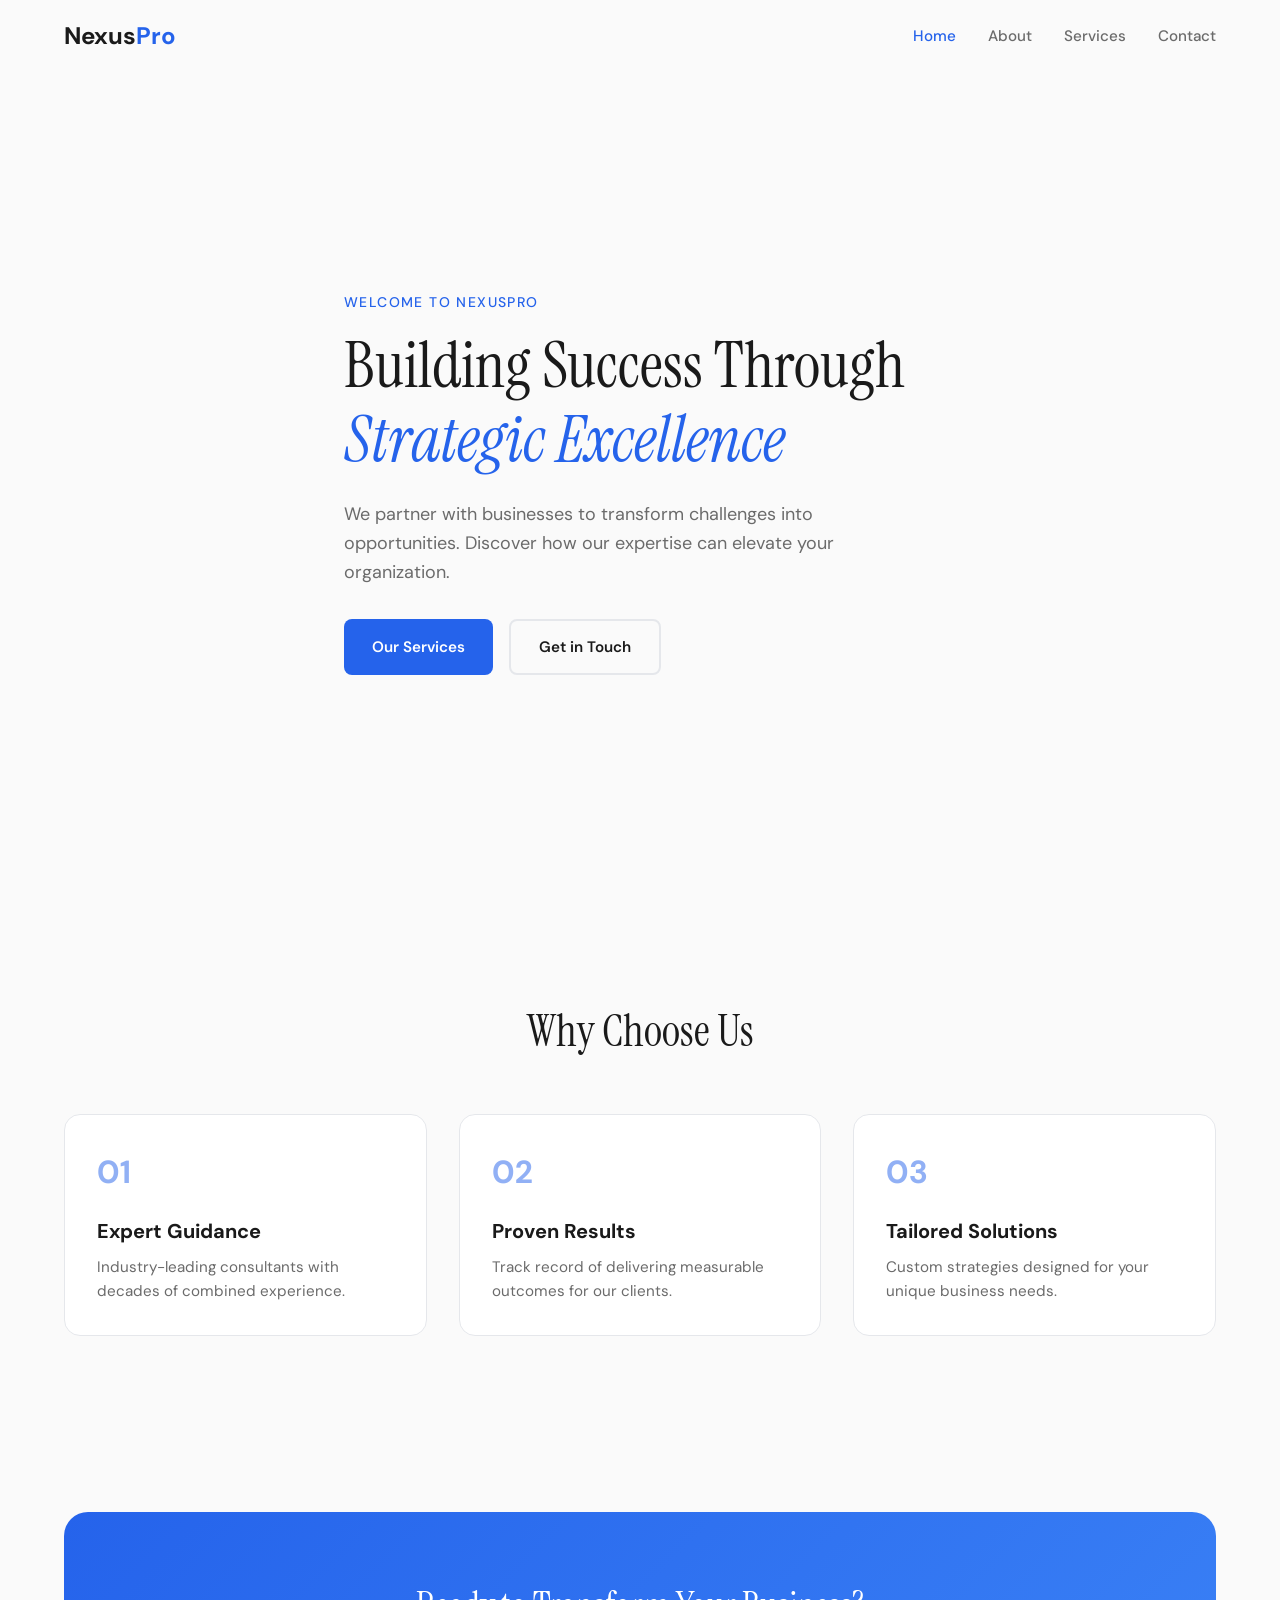
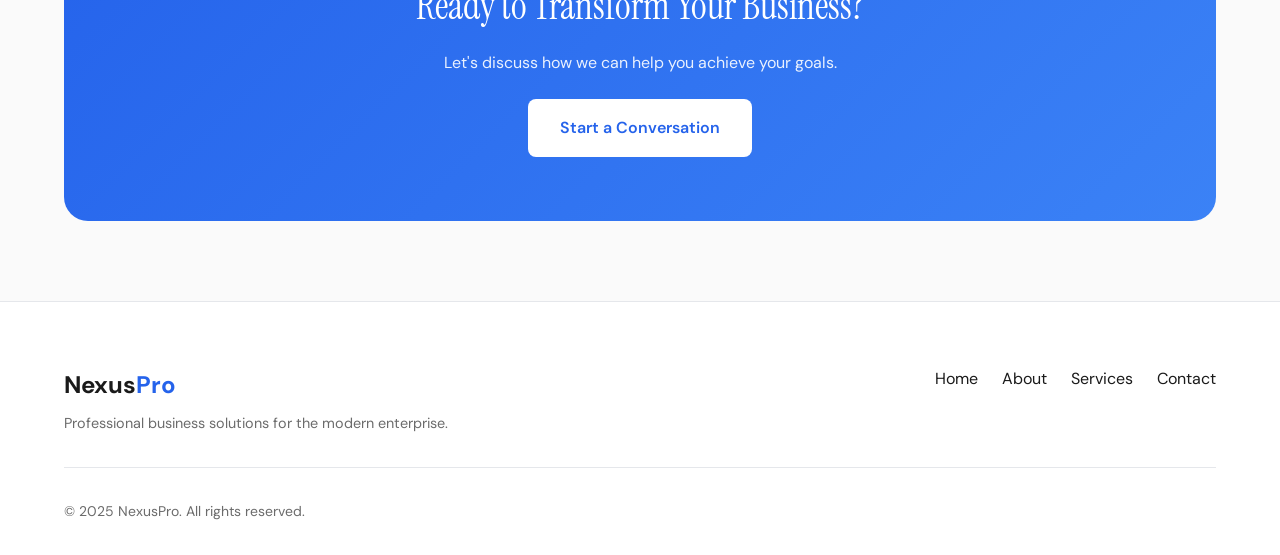
<file: index.html>
<!DOCTYPE html>
<html lang="en">
<head>
    <meta charset="UTF-8">
    <meta name="viewport" content="width=device-width, initial-scale=1.0">
    <meta name="description" content="Professional business solutions - We deliver excellence through innovation and expertise.">
    <meta name="keywords" content="business, consulting, professional services, solutions">
    <meta name="author" content="Your Company">
    <title>Home | Professional Business Solutions</title>
    <link rel="stylesheet" href="style.css">
    <link rel="preconnect" href="https://fonts.googleapis.com">
    <link rel="preconnect" href="https://fonts.gstatic.com" crossorigin>
    <link href="https://fonts.googleapis.com/css2?family=DM+Sans:wght@400;500;600;700&family=Instrument+Serif&display=swap" rel="stylesheet">
</head>
<body>
    <header class="header">
        <nav class="nav container">
            <a href="index.html" class="logo">Nexus<span>Pro</span></a>
            <button class="nav-toggle" aria-label="Toggle navigation">
                <span></span>
                <span></span>
                <span></span>
            </button>
            <ul class="nav-menu">
                <li><a href="index.html" class="nav-link active">Home</a></li>
                <li><a href="about.html" class="nav-link">About</a></li>
                <li><a href="services.html" class="nav-link">Services</a></li>
                <li><a href="contact.html" class="nav-link">Contact</a></li>
            </ul>
        </nav>
    </header>

    <main>
        <section class="hero">
            <div class="hero-content container">
                <p class="hero-badge animate-fade-in">Welcome to NexusPro</p>
                <h1 class="hero-title animate-fade-in-up">Building Success Through <em>Strategic Excellence</em></h1>
                <p class="hero-description animate-fade-in-up">We partner with businesses to transform challenges into opportunities. Discover how our expertise can elevate your organization.</p>
                <div class="hero-cta animate-fade-in-up">
                    <a href="services.html" class="btn btn-primary">Our Services</a>
                    <a href="contact.html" class="btn btn-secondary">Get in Touch</a>
                </div>
            </div>
            
        </section>

        <section class="features">
            <div class="container">
                <h2 class="section-title">Why Choose Us</h2>
                <div class="features-grid">
                    <article class="feature-card">
                        <div class="feature-icon">01</div>
                        <h3>Expert Guidance</h3>
                        <p>Industry-leading consultants with decades of combined experience.</p>
                    </article>
                    <article class="feature-card">
                        <div class="feature-icon">02</div>
                        <h3>Proven Results</h3>
                        <p>Track record of delivering measurable outcomes for our clients.</p>
                    </article>
                    <article class="feature-card">
                        <div class="feature-icon">03</div>
                        <h3>Tailored Solutions</h3>
                        <p>Custom strategies designed for your unique business needs.</p>
                    </article>
                </div>
            </div>
        </section>

        <section class="cta-section">
            <div class="container">
                <div class="cta-content">
                    <h2>Ready to Transform Your Business?</h2>
                    <p>Let's discuss how we can help you achieve your goals.</p>
                    <a href="contact.html" class="btn btn-primary btn-large">Start a Conversation</a>
                </div>
            </div>
        </section>
    </main>

    <footer class="footer">
        <div class="container">
            <div class="footer-content">
                <div class="footer-brand">
                    <a href="index.html" class="logo">Nexus<span>Pro</span></a>
                    <p>Professional business solutions for the modern enterprise.</p>
                </div>
                <div class="footer-links">
                    <a href="index.html">Home</a>
                    <a href="about.html">About</a>
                    <a href="services.html">Services</a>
                    <a href="contact.html">Contact</a>
                </div>
            </div>
            <p class="footer-copy">&copy; 2025 NexusPro. All rights reserved.</p>
        </div>
    </footer>

    <script src="main.js"></script>
</body>
</html>
</file>
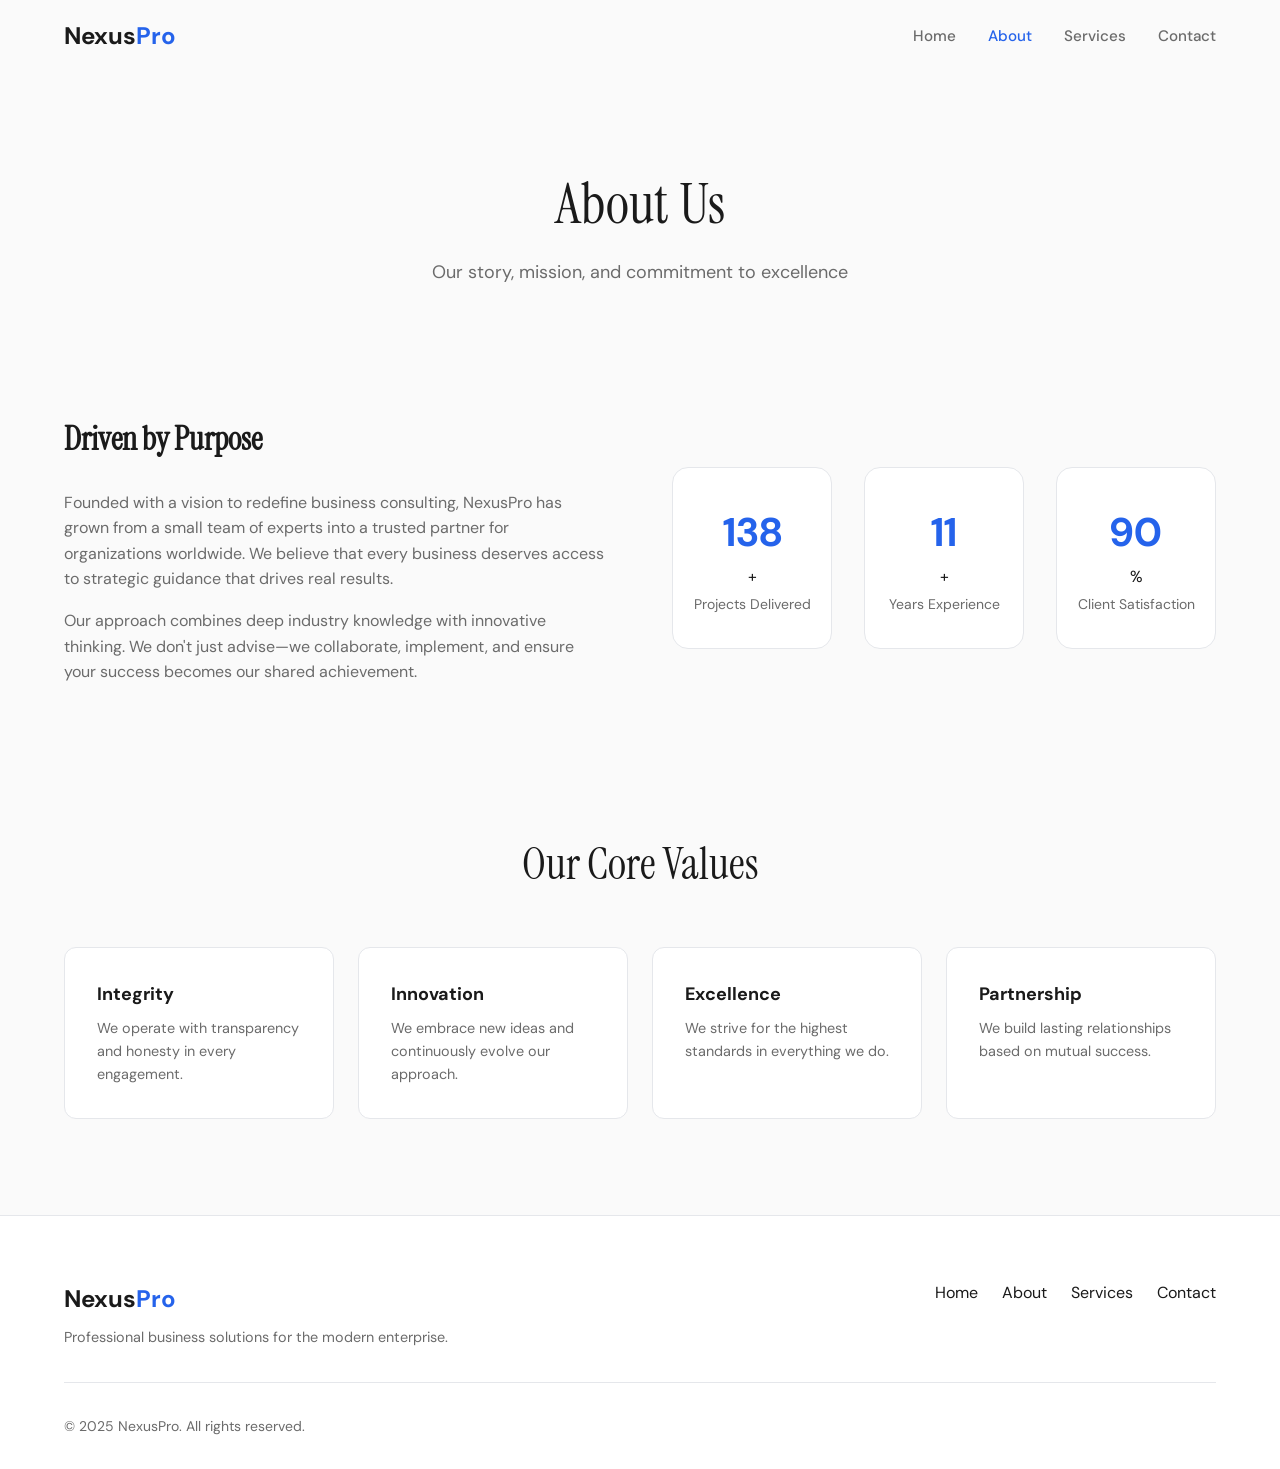
<file: about.html>
<!DOCTYPE html>
<html lang="en">
<head>
    <meta charset="UTF-8">
    <meta name="viewport" content="width=device-width, initial-scale=1.0">
    <meta name="description" content="Learn about NexusPro - Our story, mission, and the team behind your success.">
    <meta name="keywords" content="about us, company, team, mission, values">
    <meta name="author" content="Your Company">
    <title>About Us | NexusPro</title>
    <link rel="stylesheet" href="style.css">
    <link rel="preconnect" href="https://fonts.googleapis.com">
    <link rel="preconnect" href="https://fonts.gstatic.com" crossorigin>
    <link href="https://fonts.googleapis.com/css2?family=DM+Sans:wght@400;500;600;700&family=Instrument+Serif&display=swap" rel="stylesheet">
</head>
<body>
    <header class="header">
        <nav class="nav container">
            <a href="index.html" class="logo">Nexus<span>Pro</span></a>
            <button class="nav-toggle" aria-label="Toggle navigation">
                <span></span>
                <span></span>
                <span></span>
            </button>
            <ul class="nav-menu">
                <li><a href="index.html" class="nav-link">Home</a></li>
                <li><a href="about.html" class="nav-link active">About</a></li>
                <li><a href="services.html" class="nav-link">Services</a></li>
                <li><a href="contact.html" class="nav-link">Contact</a></li>
            </ul>
        </nav>
    </header>

    <main>
        <section class="page-hero">
            <div class="container">
                <h1 class="page-title">About Us</h1>
                <p class="page-subtitle">Our story, mission, and commitment to excellence</p>
            </div>
        </section>

        <section class="about-content">
            <div class="container">
                <div class="about-grid">
                    <div class="about-text">
                        <h2>Driven by Purpose</h2>
                        <p>Founded with a vision to redefine business consulting, NexusPro has grown from a small team of experts into a trusted partner for organizations worldwide. We believe that every business deserves access to strategic guidance that drives real results.</p>
                        <p>Our approach combines deep industry knowledge with innovative thinking. We don't just advise—we collaborate, implement, and ensure your success becomes our shared achievement.</p>
                    </div>
                    <div class="about-stats">
                        <div class="stat-item">
                            <span class="stat-number" data-target="150">0</span>+
                            <span class="stat-label">Projects Delivered</span>
                        </div>
                        <div class="stat-item">
                            <span class="stat-number" data-target="12">0</span>+
                            <span class="stat-label">Years Experience</span>
                        </div>
                        <div class="stat-item">
                            <span class="stat-number" data-target="98">0</span>%
                            <span class="stat-label">Client Satisfaction</span>
                        </div>
                    </div>
                </div>
            </div>
        </section>

        <section class="values-section">
            <div class="container">
                <h2 class="section-title">Our Core Values</h2>
                <div class="values-grid">
                    <div class="value-card">
                        <h3>Integrity</h3>
                        <p>We operate with transparency and honesty in every engagement.</p>
                    </div>
                    <div class="value-card">
                        <h3>Innovation</h3>
                        <p>We embrace new ideas and continuously evolve our approach.</p>
                    </div>
                    <div class="value-card">
                        <h3>Excellence</h3>
                        <p>We strive for the highest standards in everything we do.</p>
                    </div>
                    <div class="value-card">
                        <h3>Partnership</h3>
                        <p>We build lasting relationships based on mutual success.</p>
                    </div>
                </div>
            </div>
        </section>
    </main>

    <footer class="footer">
        <div class="container">
            <div class="footer-content">
                <div class="footer-brand">
                    <a href="index.html" class="logo">Nexus<span>Pro</span></a>
                    <p>Professional business solutions for the modern enterprise.</p>
                </div>
                <div class="footer-links">
                    <a href="index.html">Home</a>
                    <a href="about.html">About</a>
                    <a href="services.html">Services</a>
                    <a href="contact.html">Contact</a>
                </div>
            </div>
            <p class="footer-copy">&copy; 2025 NexusPro. All rights reserved.</p>
        </div>
    </footer>

    <script src="main.js"></script>
</body>
</html>
</file>
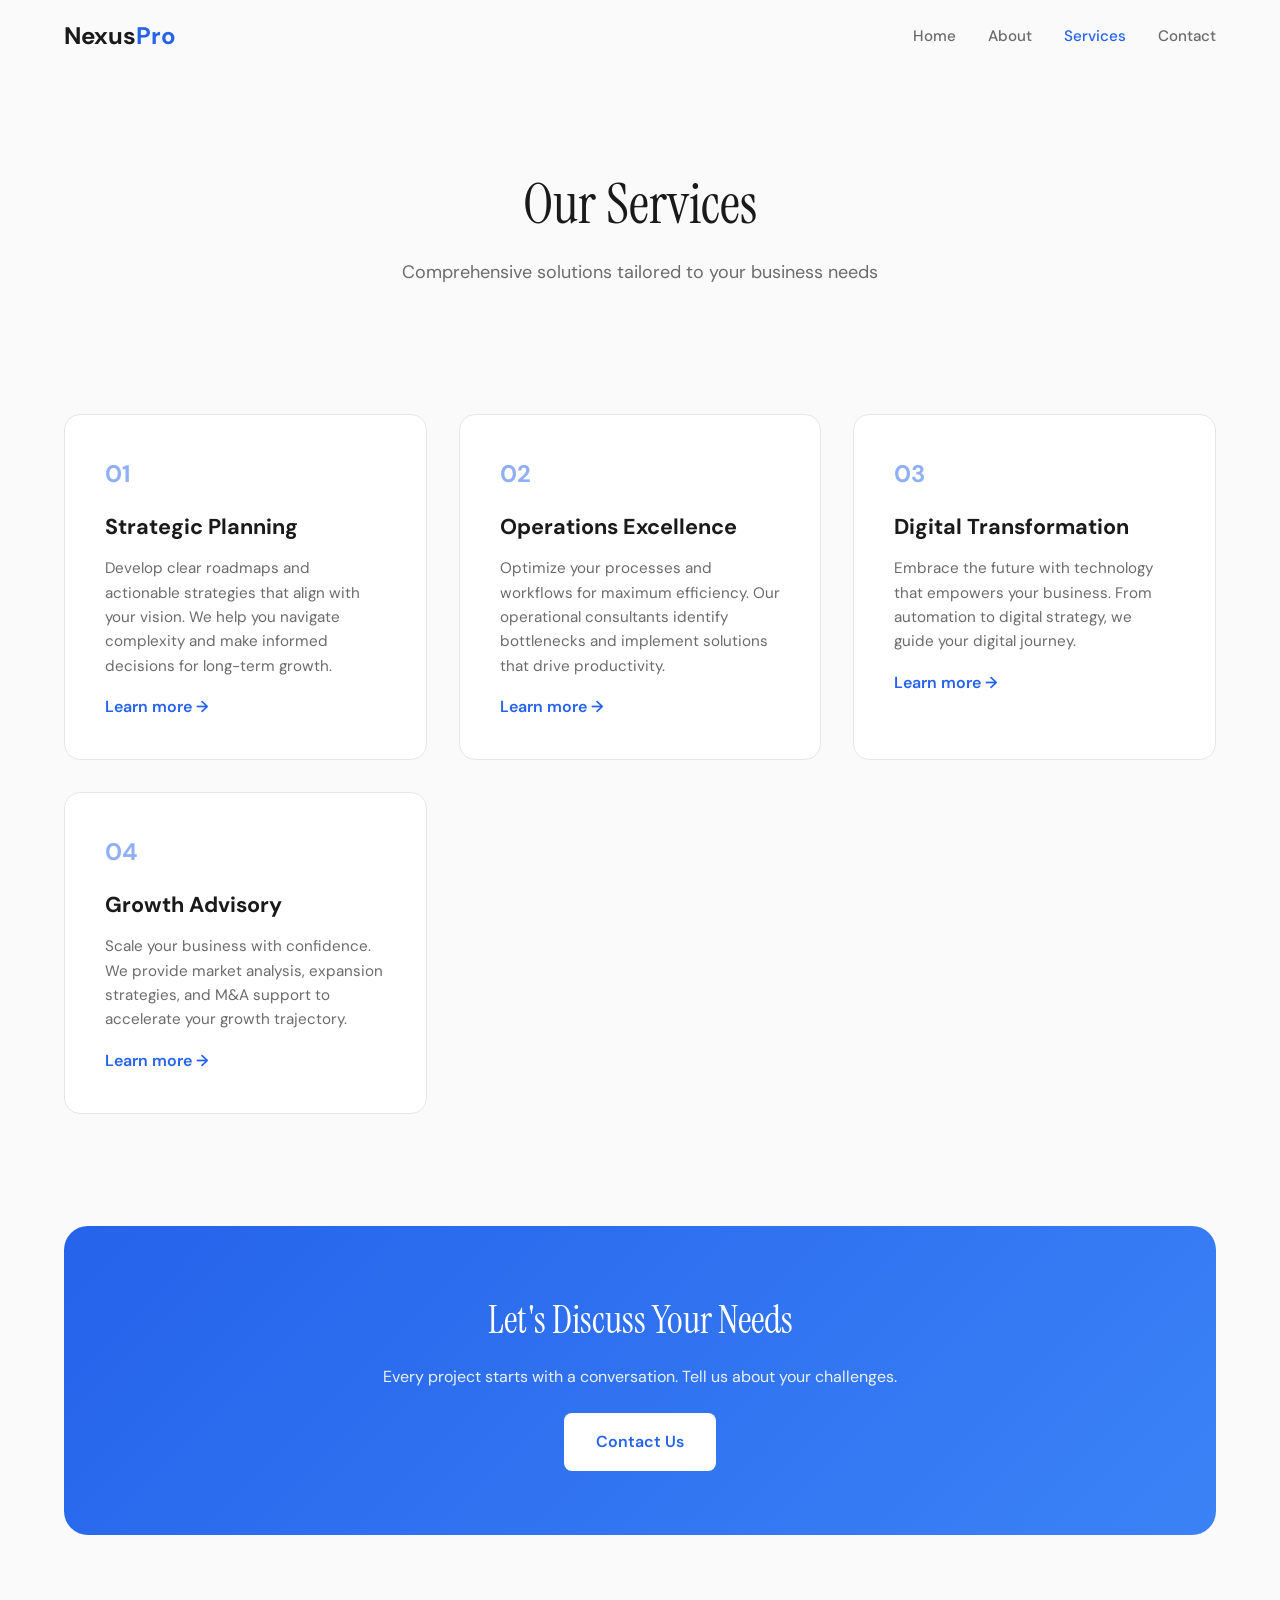
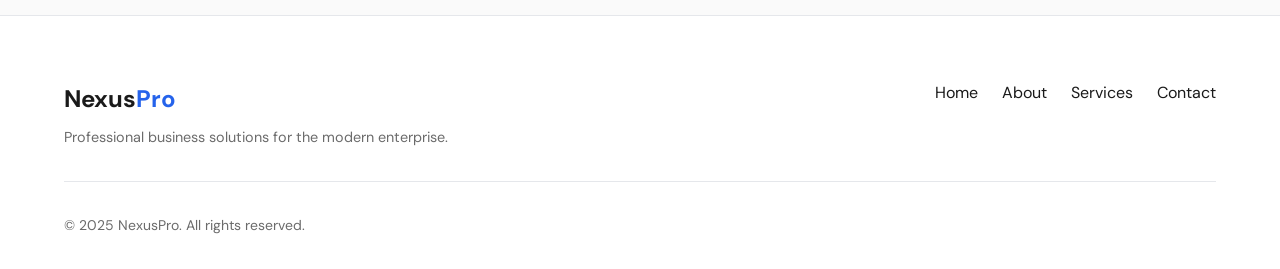
<file: services.html>
<!DOCTYPE html>
<html lang="en">
<head>
    <meta charset="UTF-8">
    <meta name="viewport" content="width=device-width, initial-scale=1.0">
    <meta name="description" content="Explore our professional services - Strategy, Operations, and Digital Transformation.">
    <meta name="keywords" content="business services, consulting, strategy, operations, digital transformation">
    <meta name="author" content="Your Company">
    <title>Services | NexusPro</title>
    <link rel="stylesheet" href="style.css">
    <link rel="preconnect" href="https://fonts.googleapis.com">
    <link rel="preconnect" href="https://fonts.gstatic.com" crossorigin>
    <link href="https://fonts.googleapis.com/css2?family=DM+Sans:wght@400;500;600;700&family=Instrument+Serif&display=swap" rel="stylesheet">
</head>
<body>
    <header class="header">
        <nav class="nav container">
            <a href="index.html" class="logo">Nexus<span>Pro</span></a>
            <button class="nav-toggle" aria-label="Toggle navigation">
                <span></span>
                <span></span>
                <span></span>
            </button>
            <ul class="nav-menu">
                <li><a href="index.html" class="nav-link">Home</a></li>
                <li><a href="about.html" class="nav-link">About</a></li>
                <li><a href="services.html" class="nav-link active">Services</a></li>
                <li><a href="contact.html" class="nav-link">Contact</a></li>
            </ul>
        </nav>
    </header>

    <main>
        <section class="page-hero">
            <div class="container">
                <h1 class="page-title">Our Services</h1>
                <p class="page-subtitle">Comprehensive solutions tailored to your business needs</p>
            </div>
        </section>

        <section class="services-content">
            <div class="container">
                <div class="services-grid">
                    <article class="service-card">
                        <div class="service-number">01</div>
                        <h2>Strategic Planning</h2>
                        <p>Develop clear roadmaps and actionable strategies that align with your vision. We help you navigate complexity and make informed decisions for long-term growth.</p>
                        <a href="contact.html?service=strategic-planning" class="service-link">Learn more →</a>
                    </article>
                    <article class="service-card">
                        <div class="service-number">02</div>
                        <h2>Operations Excellence</h2>
                        <p>Optimize your processes and workflows for maximum efficiency. Our operational consultants identify bottlenecks and implement solutions that drive productivity.</p>
                        <a href="contact.html?service=operations" class="service-link">Learn more →</a>
                    </article>
                    <article class="service-card">
                        <div class="service-number">03</div>
                        <h2>Digital Transformation</h2>
                        <p>Embrace the future with technology that empowers your business. From automation to digital strategy, we guide your digital journey.</p>
                        <a href="contact.html?service=digital" class="service-link">Learn more →</a>
                    </article>
                    <article class="service-card">
                        <div class="service-number">04</div>
                        <h2>Growth Advisory</h2>
                        <p>Scale your business with confidence. We provide market analysis, expansion strategies, and M&A support to accelerate your growth trajectory.</p>
                        <a href="contact.html?service=growth" class="service-link">Learn more →</a>
                    </article>
                </div>
            </div>
        </section>

        <section class="cta-section">
            <div class="container">
                <div class="cta-content">
                    <h2>Let's Discuss Your Needs</h2>
                    <p>Every project starts with a conversation. Tell us about your challenges.</p>
                    <a href="contact.html" class="btn btn-primary btn-large">Contact Us</a>
                </div>
            </div>
        </section>
    </main>

    <footer class="footer">
        <div class="container">
            <div class="footer-content">
                <div class="footer-brand">
                    <a href="index.html" class="logo">Nexus<span>Pro</span></a>
                    <p>Professional business solutions for the modern enterprise.</p>
                </div>
                <div class="footer-links">
                    <a href="index.html">Home</a>
                    <a href="about.html">About</a>
                    <a href="services.html">Services</a>
                    <a href="contact.html">Contact</a>
                </div>
            </div>
            <p class="footer-copy">&copy; 2025 NexusPro. All rights reserved.</p>
        </div>
    </footer>

    <script src="main.js"></script>
</body>
</html>
</file>
<file: style.css>
/* ============================================
   NexusPro - Business Website Styles
   Minimal, Modern, Professional
   ============================================ */

/* CSS Variables */
:root {
    --color-bg: #fafafa;
    --color-bg-alt: #ffffff;
    --color-text: #1a1a1a;
    --color-text-muted: #6b6b6b;
    --color-accent: #2563eb;
    --color-accent-hover: #1d4ed8;
    --color-border: #e5e7eb;
    --font-sans: 'DM Sans', -apple-system, BlinkMacSystemFont, sans-serif;
    --font-serif: 'Instrument Serif', Georgia, serif;
    --transition-fast: 0.2s ease;
    --transition-smooth: 0.4s cubic-bezier(0.4, 0, 0.2, 1);
    --shadow-sm: 0 1px 3px rgba(0, 0, 0, 0.06);
    --shadow-md: 0 4px 12px rgba(0, 0, 0, 0.08);
    --shadow-lg: 0 12px 40px rgba(0, 0, 0, 0.1);
}

/* Reset & Base */
*, *::before, *::after {
    box-sizing: border-box;
    margin: 0;
    padding: 0;
}

html {
    scroll-behavior: smooth;
}

body {
    font-family: var(--font-sans);
    font-size: 16px;
    line-height: 1.6;
    color: var(--color-text);
    background-color: var(--color-bg);
    overflow-x: hidden;
}

img {
    max-width: 100%;
    height: auto;
    display: block;
}

a {
    color: inherit;
    text-decoration: none;
    transition: color var(--transition-fast);
}

ul {
    list-style: none;
}

/* Container */
.container {
    width: 100%;
    max-width: 1200px;
    margin: 0 auto;
    padding: 0 1.5rem;
}

/* ============================================
   Header & Navigation
   ============================================ */
.header {
    position: fixed;
    top: 0;
    left: 0;
    right: 0;
    z-index: 1000;
    background: rgba(250, 250, 250, 0.9);
    backdrop-filter: blur(12px);
    -webkit-backdrop-filter: blur(12px);
    border-bottom: 1px solid transparent;
    transition: border-color var(--transition-smooth), box-shadow var(--transition-smooth);
}

.header.scrolled {
    border-color: var(--color-border);
    box-shadow: var(--shadow-sm);
}

.nav {
    display: flex;
    align-items: center;
    justify-content: space-between;
    height: 72px;
}

.logo {
    font-size: 1.5rem;
    font-weight: 700;
    color: var(--color-text);
}

.logo span {
    color: var(--color-accent);
}

.nav-menu {
    display: flex;
    align-items: center;
    gap: 2rem;
}

.nav-link {
    font-weight: 500;
    font-size: 0.95rem;
    color: var(--color-text-muted);
}

.nav-link:hover,
.nav-link.active {
    color: var(--color-accent);
}

/* Mobile Nav Toggle */
.nav-toggle {
    display: none;
    flex-direction: column;
    justify-content: center;
    gap: 5px;
    width: 40px;
    height: 40px;
    background: none;
    border: none;
    cursor: pointer;
    padding: 8px;
}

.nav-toggle span {
    display: block;
    width: 100%;
    height: 2px;
    background: var(--color-text);
    transition: var(--transition-smooth);
}

.nav-toggle.active span:nth-child(1) {
    transform: translateY(7px) rotate(45deg);
}

.nav-toggle.active span:nth-child(2) {
    opacity: 0;
}

.nav-toggle.active span:nth-child(3) {
    transform: translateY(-7px) rotate(-45deg);
}

/* ============================================
   Hero Section
   ============================================ */
.hero {
    min-height: 100vh;
    display: flex;
    align-items: center;
    padding: 8rem 0 4rem;
    position: relative;
}

.hero-content {
    max-width: 640px;
}

.hero-badge {
    display: inline-block;
    font-size: 0.875rem;
    font-weight: 500;
    color: var(--color-accent);
    text-transform: uppercase;
    letter-spacing: 0.1em;
    margin-bottom: 1rem;
}

.hero-title {
    font-family: var(--font-serif);
    font-size: clamp(2.5rem, 5vw, 4rem);
    font-weight: 400;
    line-height: 1.15;
    margin-bottom: 1.5rem;
}

.hero-title em {
    font-style: italic;
    color: var(--color-accent);
}

.hero-description {
    font-size: 1.125rem;
    color: var(--color-text-muted);
    margin-bottom: 2rem;
    max-width: 520px;
}

.hero-cta {
    display: flex;
    gap: 1rem;
    flex-wrap: wrap;
}

.hero-visual {
    position: absolute;
    right: 0;
    top: 50%;
    transform: translateY(-50%);
    width: 45%;
    max-width: 500px;
    height: 400px;
    background: linear-gradient(135deg, var(--color-accent) 0%, #3b82f6 100%);
    border-radius: 24px;
    opacity: 0.08;
}

/* ============================================
   Buttons
   ============================================ */
.btn {
    display: inline-flex;
    align-items: center;
    justify-content: center;
    padding: 0.875rem 1.75rem;
    font-family: var(--font-sans);
    font-size: 0.95rem;
    font-weight: 600;
    border-radius: 8px;
    border: none;
    cursor: pointer;
    transition: all var(--transition-smooth);
}

.btn-primary {
    background: var(--color-accent);
    color: white;
}

.btn-primary:hover {
    background: var(--color-accent-hover);
    transform: translateY(-2px);
    box-shadow: var(--shadow-md);
}

.btn-secondary {
    background: transparent;
    color: var(--color-text);
    border: 2px solid var(--color-border);
}

.btn-secondary:hover {
    border-color: var(--color-accent);
    color: var(--color-accent);
}

.btn-large {
    padding: 1rem 2rem;
    font-size: 1rem;
}

.btn-full {
    width: 100%;
}

/* ============================================
   Features Section
   ============================================ */
.features {
    padding: 6rem 0;
}

.section-title {
    font-family: var(--font-serif);
    font-size: clamp(2rem, 4vw, 2.75rem);
    font-weight: 400;
    text-align: center;
    margin-bottom: 3rem;
}

.features-grid {
    display: grid;
    grid-template-columns: repeat(auto-fit, minmax(280px, 1fr));
    gap: 2rem;
}

.feature-card {
    padding: 2rem;
    background: var(--color-bg-alt);
    border-radius: 16px;
    border: 1px solid var(--color-border);
    transition: all var(--transition-smooth);
}

.feature-card:hover {
    transform: translateY(-4px);
    box-shadow: var(--shadow-lg);
    border-color: transparent;
}

.feature-icon {
    font-size: 2rem;
    font-weight: 700;
    color: var(--color-accent);
    opacity: 0.5;
    margin-bottom: 1rem;
}

.feature-card h3 {
    font-size: 1.25rem;
    margin-bottom: 0.5rem;
}

.feature-card p {
    color: var(--color-text-muted);
    font-size: 0.95rem;
}

/* ============================================
   CTA Section
   ============================================ */
.cta-section {
    padding: 5rem 0;
}

.cta-content {
    text-align: center;
    padding: 4rem 2rem;
    background: linear-gradient(135deg, var(--color-accent) 0%, #3b82f6 100%);
    border-radius: 24px;
    color: white;
}

.cta-content h2 {
    font-family: var(--font-serif);
    font-size: clamp(1.75rem, 3vw, 2.5rem);
    font-weight: 400;
    margin-bottom: 0.75rem;
}

.cta-content p {
    opacity: 0.9;
    margin-bottom: 1.5rem;
}

.cta-content .btn-primary {
    background: white;
    color: var(--color-accent);
}

.cta-content .btn-primary:hover {
    background: var(--color-bg);
}

/* ============================================
   Page Hero (About, Services, Contact)
   ============================================ */
.page-hero {
    padding: 10rem 0 4rem;
    text-align: center;
}

.page-title {
    font-family: var(--font-serif);
    font-size: clamp(2.5rem, 5vw, 3.5rem);
    font-weight: 400;
    margin-bottom: 0.5rem;
}

.page-subtitle {
    font-size: 1.125rem;
    color: var(--color-text-muted);
}

/* ============================================
   About Page
   ============================================ */
.about-content {
    padding: 4rem 0;
}

.about-grid {
    display: grid;
    grid-template-columns: 1fr 1fr;
    gap: 4rem;
    align-items: center;
}

.about-text h2 {
    font-family: var(--font-serif);
    font-size: 2rem;
    margin-bottom: 1.5rem;
}

.about-text p {
    color: var(--color-text-muted);
    margin-bottom: 1rem;
}

.about-stats {
    display: grid;
    grid-template-columns: repeat(3, 1fr);
    gap: 2rem;
}

.stat-item {
    text-align: center;
    padding: 2rem 1rem;
    background: var(--color-bg-alt);
    border-radius: 16px;
    border: 1px solid var(--color-border);
}

.stat-number {
    display: block;
    font-size: 2.5rem;
    font-weight: 700;
    color: var(--color-accent);
}

.stat-label {
    display: block;
    font-size: 0.875rem;
    color: var(--color-text-muted);
    margin-top: 0.25rem;
}

/* Values Section */
.values-section {
    padding: 4rem 0 6rem;
}

.values-grid {
    display: grid;
    grid-template-columns: repeat(auto-fit, minmax(240px, 1fr));
    gap: 1.5rem;
}

.value-card {
    padding: 2rem;
    background: var(--color-bg-alt);
    border-radius: 12px;
    border: 1px solid var(--color-border);
    transition: all var(--transition-smooth);
}

.value-card:hover {
    border-color: var(--color-accent);
    box-shadow: var(--shadow-md);
}

.value-card h3 {
    font-size: 1.125rem;
    margin-bottom: 0.5rem;
}

.value-card p {
    font-size: 0.9rem;
    color: var(--color-text-muted);
}

/* ============================================
   Services Page
   ============================================ */
.services-content {
    padding: 4rem 0 2rem;
}

.services-grid {
    display: grid;
    grid-template-columns: repeat(auto-fit, minmax(280px, 1fr));
    gap: 2rem;
}

.service-card {
    padding: 2.5rem;
    background: var(--color-bg-alt);
    border-radius: 16px;
    border: 1px solid var(--color-border);
    transition: all var(--transition-smooth);
}

.service-card:hover {
    transform: translateY(-4px);
    box-shadow: var(--shadow-lg);
    border-color: transparent;
}

.service-number {
    font-size: 1.5rem;
    font-weight: 700;
    color: var(--color-accent);
    opacity: 0.5;
    margin-bottom: 1rem;
}

.service-card h2 {
    font-size: 1.35rem;
    margin-bottom: 0.75rem;
}

.service-card p {
    color: var(--color-text-muted);
    margin-bottom: 1rem;
    font-size: 0.95rem;
}

.service-link {
    font-weight: 600;
    color: var(--color-accent);
    display: inline-flex;
    align-items: center;
    transition: transform var(--transition-fast);
}

.service-link:hover {
    transform: translateX(4px);
}

/* ============================================
   Contact Page
   ============================================ */
.contact-section {
    padding: 4rem 0 6rem;
}

.contact-grid {
    display: grid;
    grid-template-columns: 1fr 1.2fr;
    gap: 4rem;
    align-items: start;
}

.contact-info h2 {
    font-family: var(--font-serif);
    font-size: 2rem;
    margin-bottom: 1rem;
}

.contact-info > p {
    color: var(--color-text-muted);
    margin-bottom: 2rem;
}

.contact-details {
    display: flex;
    flex-direction: column;
    gap: 1.5rem;
}

.contact-item {
    display: flex;
    flex-direction: column;
    gap: 0.25rem;
}

.contact-item strong {
    font-size: 0.875rem;
    color: var(--color-text-muted);
}

.contact-item a {
    color: var(--color-accent);
}

.contact-item a:hover {
    text-decoration: underline;
}

/* Contact Form */
.contact-form {
    background: var(--color-bg-alt);
    padding: 2.5rem;
    border-radius: 16px;
    border: 1px solid var(--color-border);
}

.form-group {
    margin-bottom: 1.5rem;
}

.form-group label {
    display: block;
    font-weight: 500;
    font-size: 0.9rem;
    margin-bottom: 0.5rem;
}

.form-group input,
.form-group select,
.form-group textarea {
    width: 100%;
    padding: 0.875rem 1rem;
    font-family: var(--font-sans);
    font-size: 1rem;
    border: 1px solid var(--color-border);
    border-radius: 8px;
    background: var(--color-bg);
    transition: border-color var(--transition-fast);
}

.form-group input:focus,
.form-group select:focus,
.form-group textarea:focus {
    outline: none;
    border-color: var(--color-accent);
}

.form-group textarea {
    resize: vertical;
    min-height: 120px;
}

/* ============================================
   Footer
   ============================================ */
.footer {
    padding: 4rem 0 2rem;
    background: var(--color-bg-alt);
    border-top: 1px solid var(--color-border);
}

.footer-content {
    display: flex;
    justify-content: space-between;
    align-items: flex-start;
    flex-wrap: wrap;
    gap: 2rem;
    margin-bottom: 2rem;
}

.footer-brand p {
    color: var(--color-text-muted);
    font-size: 0.9rem;
    margin-top: 0.5rem;
}

.footer-links {
    display: flex;
    gap: 1.5rem;
}

.footer-links a:hover {
    color: var(--color-accent);
}

.footer-copy {
    font-size: 0.875rem;
    color: var(--color-text-muted);
    padding-top: 2rem;
    border-top: 1px solid var(--color-border);
}

/* ============================================
   Animations
   ============================================ */
.animate-fade-in {
    animation: fadeIn 0.8s ease forwards;
}

.animate-fade-in-up {
    animation: fadeInUp 0.8s ease forwards;
}

.animate-fade-in-up:nth-child(2) { animation-delay: 0.1s; }
.animate-fade-in-up:nth-child(3) { animation-delay: 0.2s; }
.animate-fade-in-up:nth-child(4) { animation-delay: 0.3s; }
.animate-fade-in-up:nth-child(5) { animation-delay: 0.4s; }
.animate-fade-in-up:nth-child(6) { animation-delay: 0.5s; }
.animate-fade-in-up:nth-child(7) { animation-delay: 0.6s; }

@keyframes fadeIn {
    from { opacity: 0; }
    to { opacity: 1; }
}

@keyframes fadeInUp {
    from {
        opacity: 0;
        transform: translateY(20px);
    }
    to {
        opacity: 1;
        transform: translateY(0);
    }
}

/* Scroll-triggered animations */
.reveal {
    opacity: 0;
    transform: translateY(30px);
    transition: opacity 0.6s ease, transform 0.6s ease;
}

.reveal.visible {
    opacity: 1;
    transform: translateY(0);
}

/* ============================================
   Responsive Design
   ============================================ */
@media (max-width: 1024px) {
    .hero-visual {
        width: 35%;
        height: 300px;
    }

    .about-grid {
        grid-template-columns: 1fr;
    }

    .about-stats {
        grid-template-columns: repeat(3, 1fr);
    }

    .contact-grid {
        grid-template-columns: 1fr;
    }
}

@media (max-width: 768px) {
    .nav-toggle {
        display: flex;
    }

    .nav-menu {
        position: fixed;
        top: 72px;
        left: 0;
        right: 0;
        background: var(--color-bg-alt);
        flex-direction: column;
        padding: 2rem;
        gap: 1.5rem;
        border-bottom: 1px solid var(--color-border);
        transform: translateY(-100%);
        opacity: 0;
        visibility: hidden;
        transition: all var(--transition-smooth);
    }

    .nav-menu.active {
        transform: translateY(0);
        opacity: 1;
        visibility: visible;
    }

    .hero {
        padding: 6rem 0 4rem;
    }

    .hero-visual {
        display: none;
    }

    .hero-cta {
        flex-direction: column;
    }

    .hero-cta .btn {
        width: 100%;
    }

    .features {
        padding: 4rem 0;
    }

    .about-stats {
        grid-template-columns: 1fr;
    }

    .cta-content {
        padding: 3rem 1.5rem;
    }

    .footer-content {
        flex-direction: column;
    }

    .footer-links {
        flex-wrap: wrap;
    }
}

@media (max-width: 480px) {
    .container {
        padding: 0 1rem;
    }

    .nav {
        height: 64px;
    }

    .page-hero {
        padding: 8rem 0 3rem;
    }

    .contact-form {
        padding: 1.5rem;
    }
}
</file>
